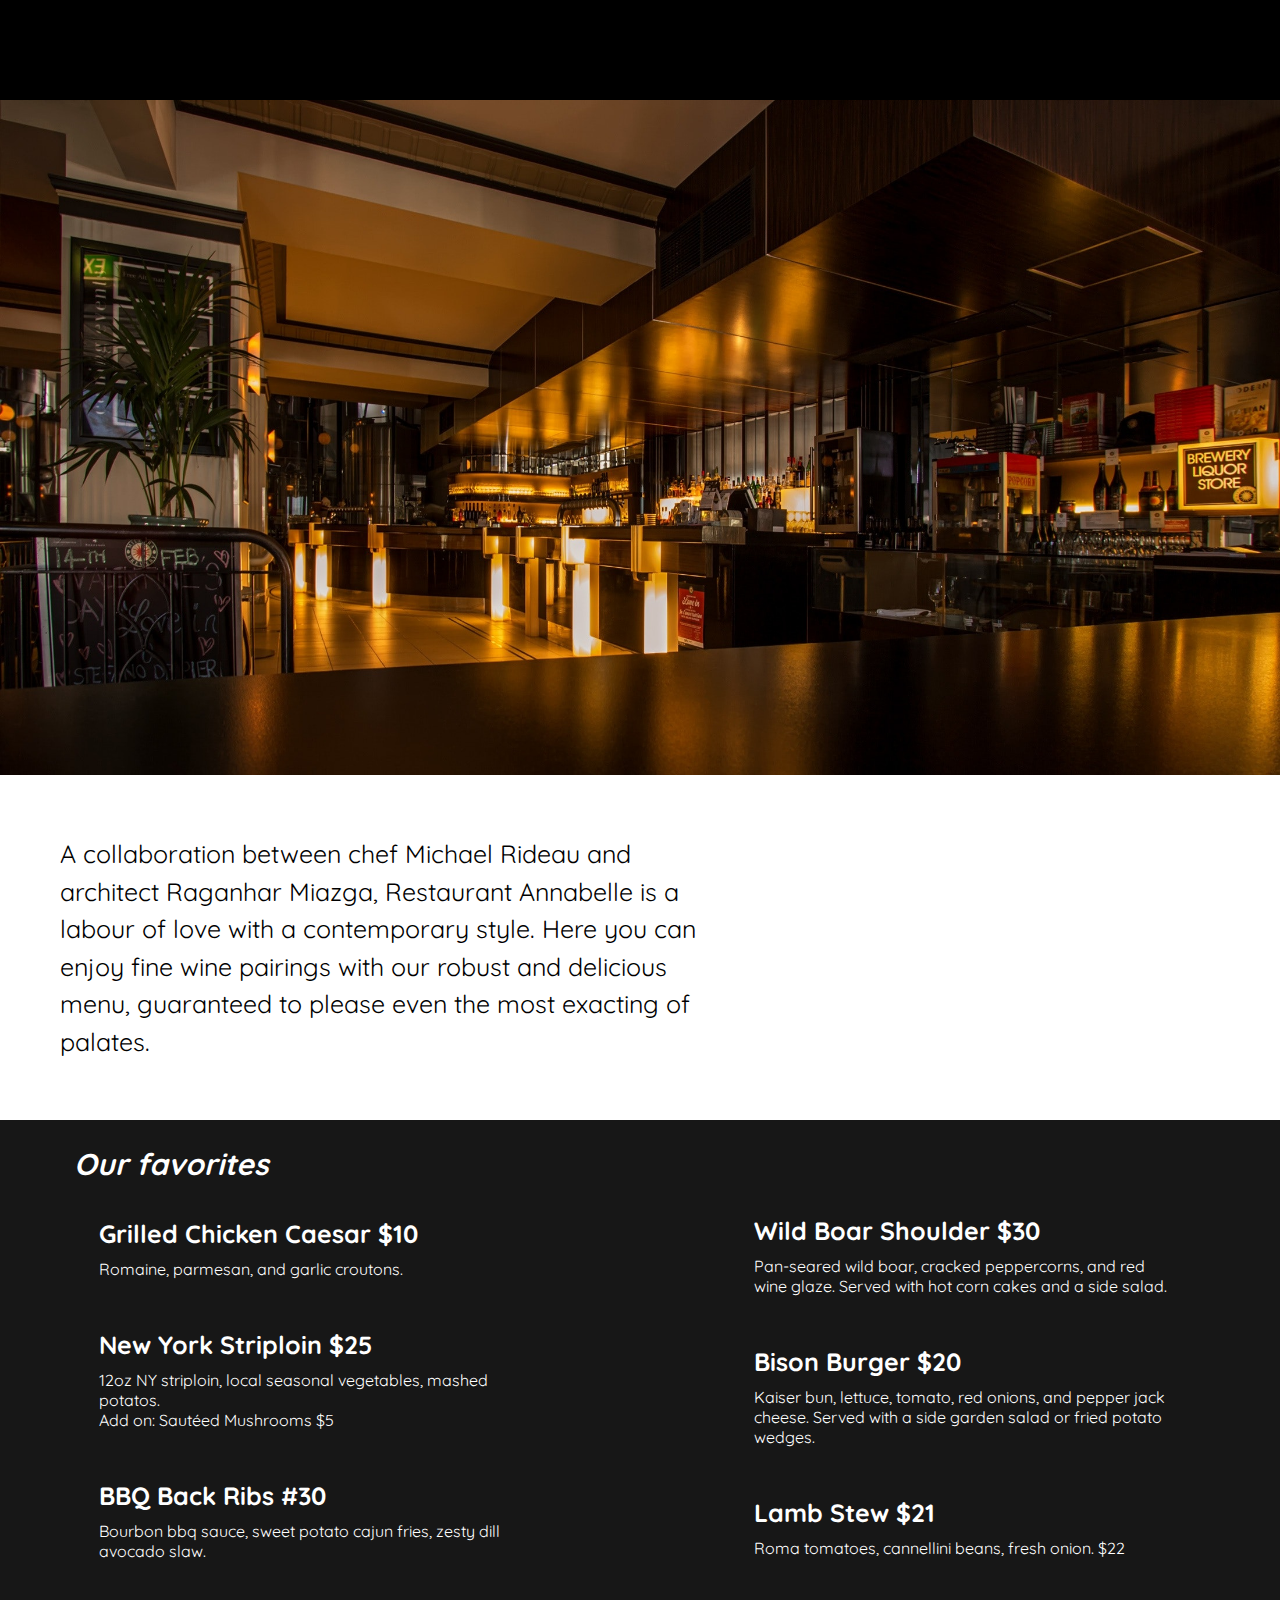
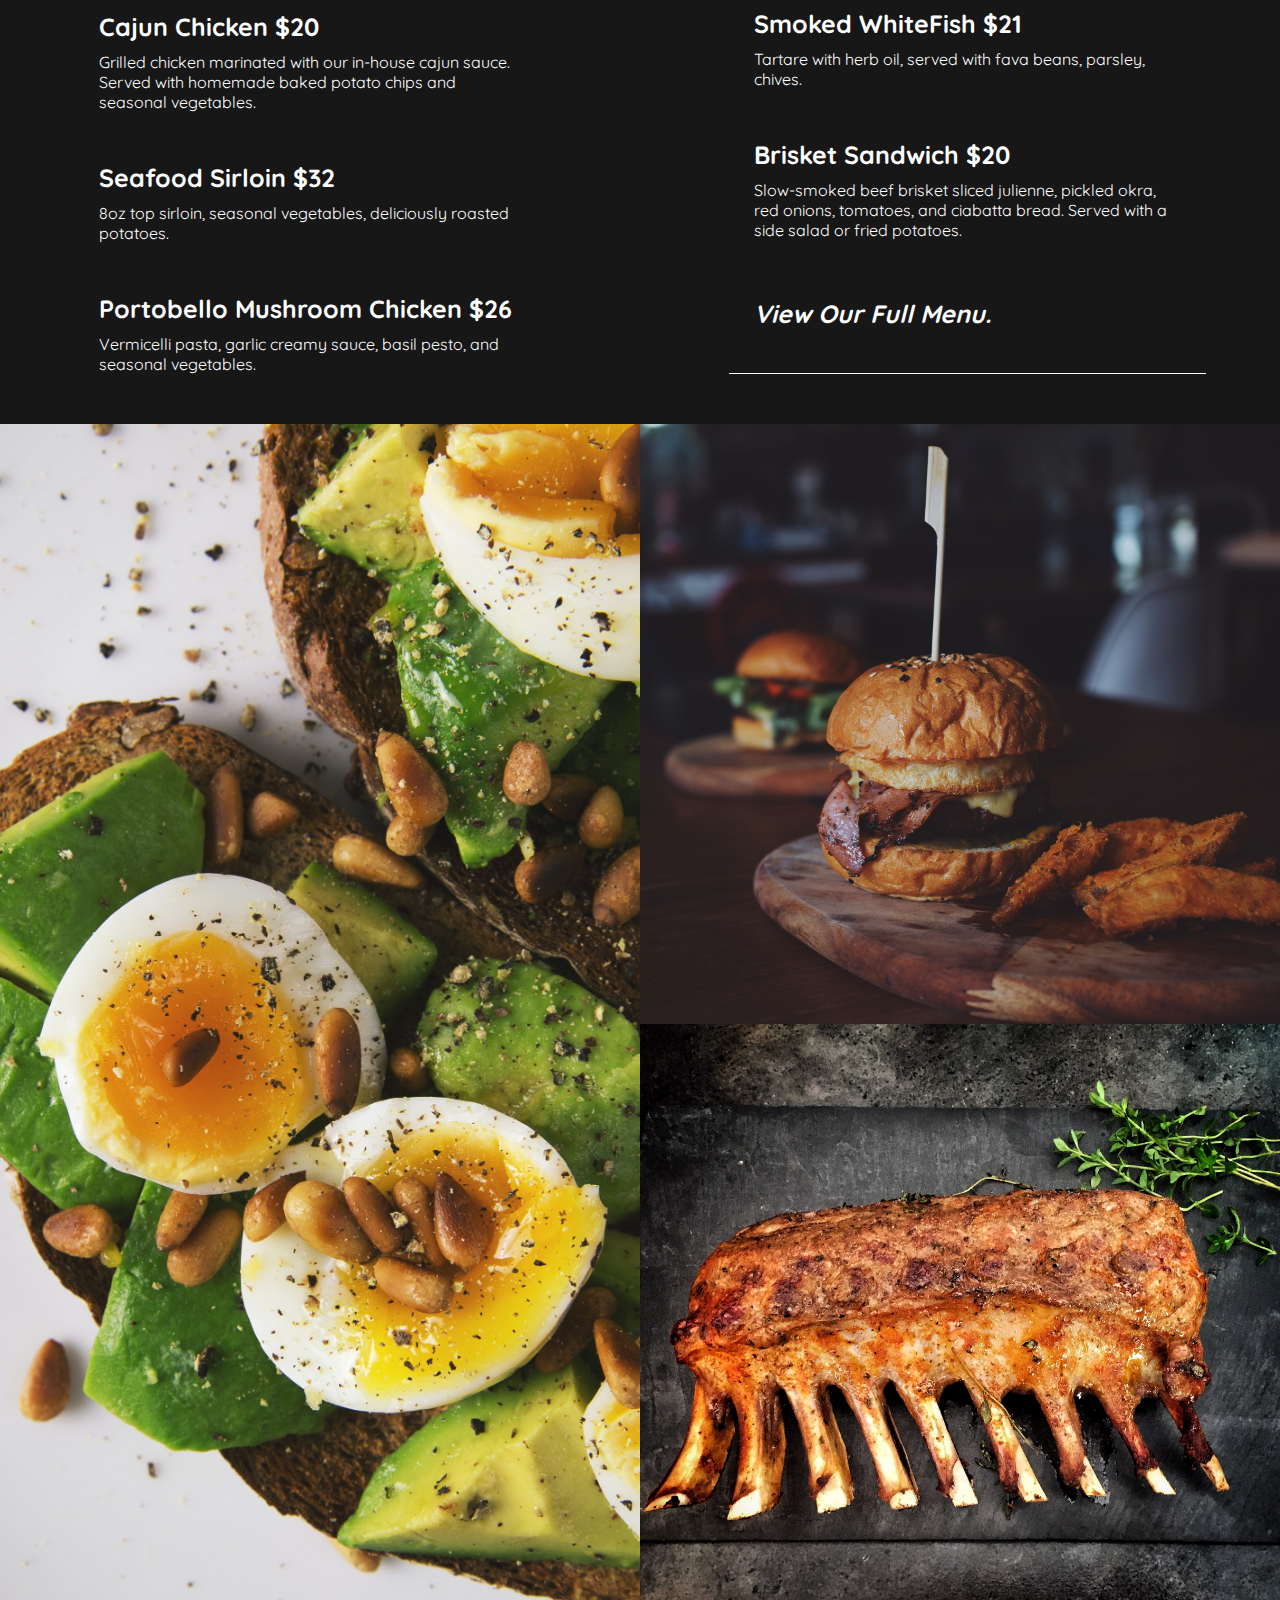
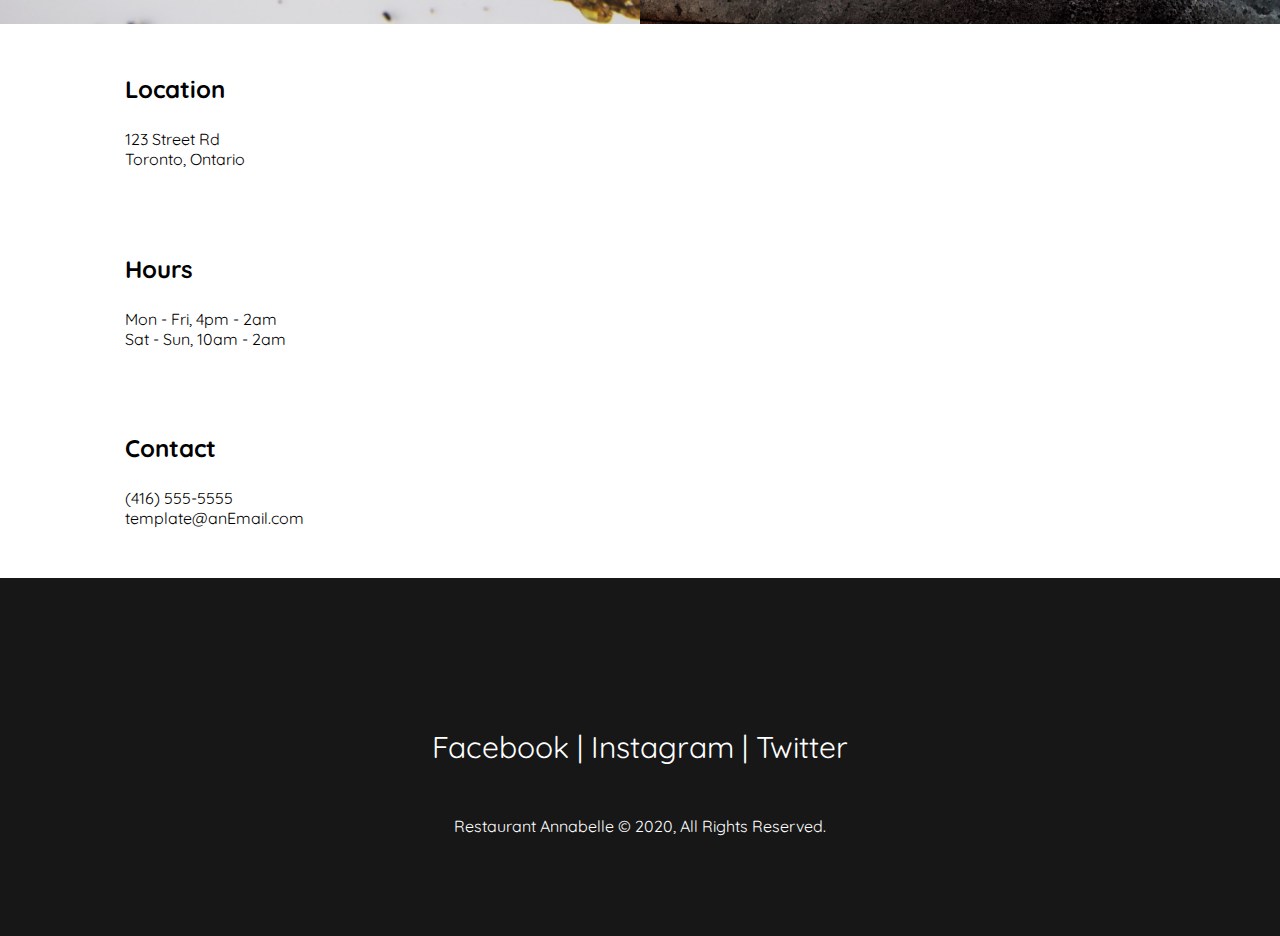
<file: rideoutm.github.io-master/index.html>
<!DOCTYPE html>
<html>
  <head>
    <meta charset="utf-8" />
    <meta name="viewport" content="width=device-width, initial-scale=1" />
    <meta
      name="description"
      content="A website template for a fictitious restaurant"
    />
    <title>Restaurant Annabelle</title>
    <link
      href="https://fonts.googleapis.com/css?family=Open+Sans"
      rel="stylesheet"
    />
    <link
      href="https://fonts.googleapis.com/css?family=Quicksand"
      rel="stylesheet"
    />
    <link rel="stylesheet" href="assets/css/styles.css" />
  </head>
  <body>
    <header>
      <nav class="nav">
        <li><a href="#description">Welcome</a></li>
        <li><a href="#favs">Menu</a></li>
        <li><a href="#Contact">Contact</a></li>
      </nav>
    </header>

    <section class="hero">
      <div
        class="background-image"
        style="background-image: url('assets/main.jpg')"
      ></div>
      <div class="hero-content-area">
        <h1>Restaurant Annabelle</h1>
        <h3></h3>
      </div>
      <a href="reservations.html" class="resBtn">Book A Reservation</a>
    </section>

    <section id="description">
      <div>
        <p>
          A collaboration between chef Michael Rideau and architect Raganhar
          Miazga, Restaurant Annabelle is a labour of love with a contemporary
          style. Here you can enjoy fine wine pairings with our robust and
          delicious menu, guaranteed to please even the most exacting of
          palates.
        </p>
      </div>
    </section>

    <section class="foods">
      <div class="leftFoods">
        <h2 id="favs">Our favorites</h2>
        <div>
          <h2>Grilled Chicken Caesar $10</h2>
          <p>Romaine, parmesan, and garlic croutons.</p>
        </div>
        <div>
          <h2>New York Striploin $25</h2>
          <p>12oz NY striploin, local seasonal vegetables, mashed potatos.</p>
          <p>Add on: Sautéed Mushrooms $5</p>
        </div>
        <div>
          <h2>BBQ Back Ribs #30</h2>
          <p>
            Bourbon bbq sauce, sweet potato cajun fries, zesty dill avocado
            slaw.
          </p>
        </div>
        <div>
          <h2>Cajun Chicken $20</h2>
          <p>
            Grilled chicken marinated with our in-house cajun sauce. Served with
            homemade baked potato chips and seasonal vegetables.
          </p>
        </div>
        <div>
          <h2>Seafood Sirloin $32</h2>
          <p>
            8oz top sirloin, seasonal vegetables, deliciously roasted potatoes.
          </p>
        </div>
        <div>
          <h2>Portobello Mushroom Chicken $26</h2>
          <p>
            Vermicelli pasta, garlic creamy sauce, basil pesto, and seasonal
            vegetables.
          </p>
        </div>
      </div>
      <div class="rightFoods">
        <div>
          <h2>Wild Boar Shoulder $30</h2>
          <p>
            Pan-seared wild boar, cracked peppercorns, and red wine glaze.
            Served with hot corn cakes and a side salad.
          </p>
        </div>
        <div>
          <h2>Bison Burger $20</h2>
          <p>
            Kaiser bun, lettuce, tomato, red onions, and pepper jack cheese.
            Served with a side garden salad or fried potato wedges.
          </p>
        </div>
        <div>
          <h2>Lamb Stew $21</h2>
          <p>Roma tomatoes, cannellini beans, fresh onion. $22</p>
        </div>
        <div>
          <h2>Smoked WhiteFish $21</h2>
          <p>Tartare with herb oil, served with fava beans, parsley, chives.</p>
        </div>
        <div>
          <h2>Brisket Sandwich $20</h2>
          <p>
            Slow-smoked beef brisket sliced julienne, pickled okra, red onions,
            tomatoes, and ciabatta bread. Served with a side salad or fried
            potatoes.
          </p>
        </div>
        <div id="viewFull">
          <h2><a href="#">View Our Full Menu.</a></h2>
        </div>
      </div>
    </section>

    <section class="menu">
      <ul class="grid">
        <li class="large" style="background-image: url(assets/food1.jpg)"></li>
        <li class="small" style="background-image: url(assets/food4.jpg)"></li>
        <li class="small" style="background-image: url(assets/food3.jpg)"></li>
      </ul>
    </section>

    <section class="contact" id="Contact">
      <div class="subContainer">
        <div>
          <h2>Location</h2>
          <p>123 Street Rd</p>
          <p>Toronto, Ontario</p>
        </div>
        <div>
          <h2 id="hours">Hours</h2>
          <p>Mon - Fri, 4pm - 2am</p>
          <p>Sat - Sun, 10am - 2am</p>
        </div>
        <div>
          <h2 id="contact">Contact</h2>
          <p>(416) 555-5555</p>
          <a href="mailto: template@anEmail.com">template@anEmail.com</a>
        </div>
      </div>
      <div class="map">
        <iframe
          src="https://www.google.com/maps/embed?pb=!1m18!1m12!1m3!1d184551.8085843838!2d-79.51814049442575!3d43.71840381067178!2m3!1f0!2f0!3f0!3m2!1i1024!2i768!4f13.1!3m3!1m2!1s0x89d4cb90d7c63ba5%3A0x323555502ab4c477!2sToronto%2C%20ON!5e0!3m2!1sen!2sca!4v1587156093306!5m2!1sen!2sca"
          width="600"
          height="450"
          frameborder="0"
          style="border: 0"
          allowfullscreen=""
          aria-hidden="false"
          tabindex="0"
        ></iframe>
      </div>
    </section>

    <footer id="mainFooter">
      <div class="social">
        <a href="#">Facebook</a> | <a href="#">Instagram</a> |
        <a href="#">Twitter</a>
      </div>
      <p>Restaurant Annabelle &copy; 2020, All Rights Reserved.</p>
    </footer>
  </body>
</html>
</file>
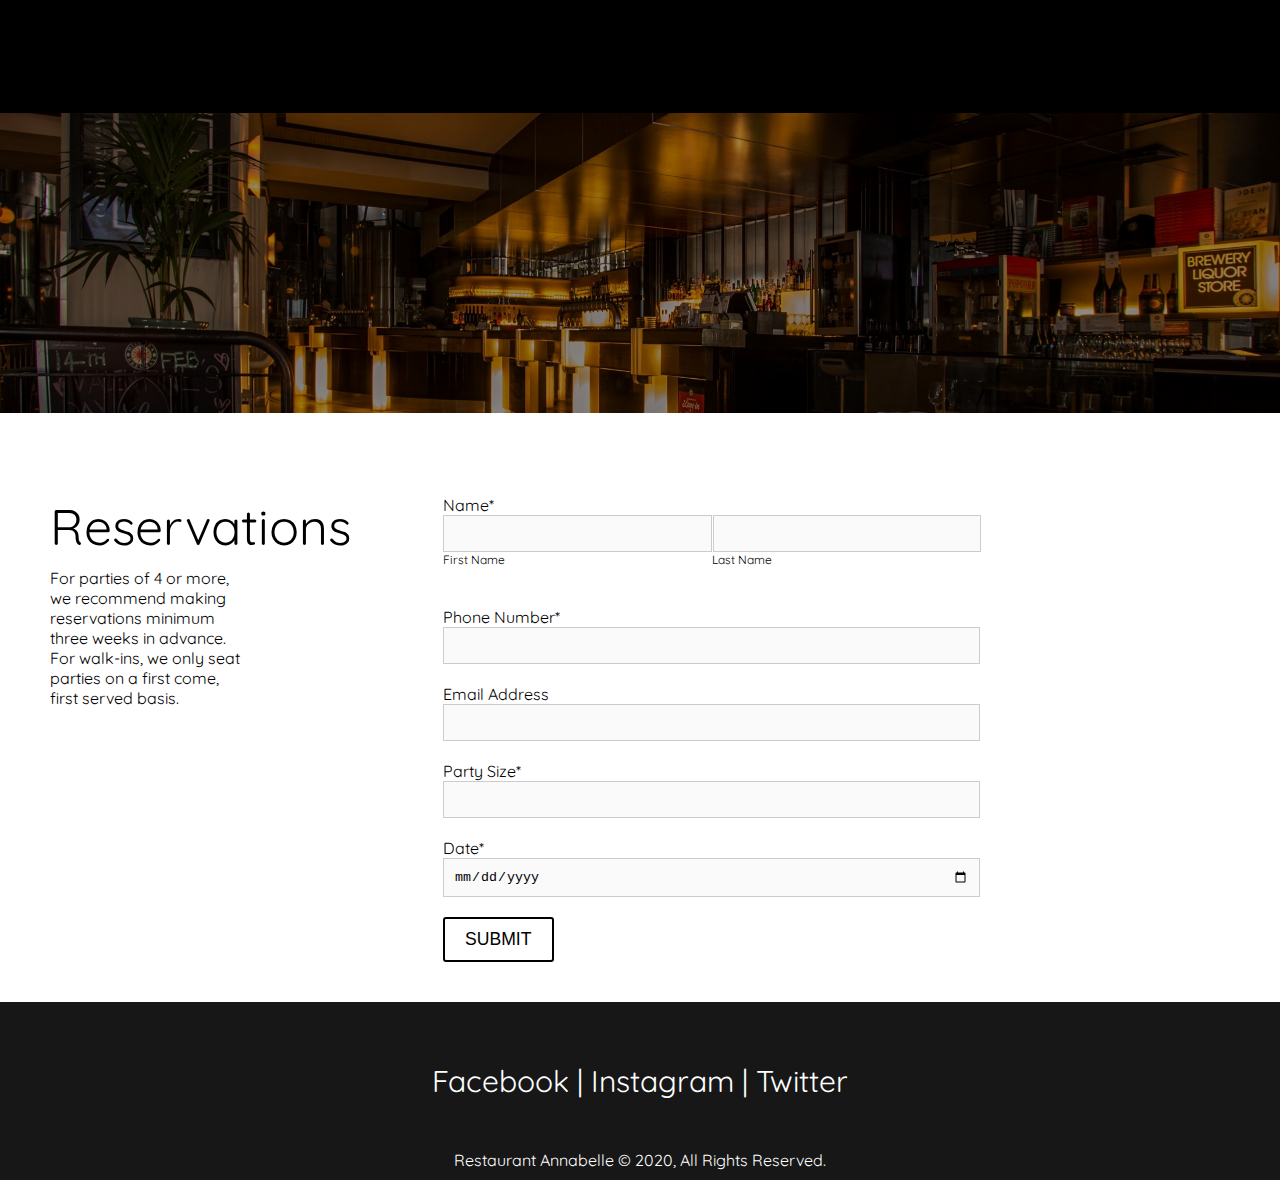
<file: rideoutm.github.io-master/reservations.html>
<!DOCTYPE html>
<html>
<head>
  <meta charset="utf-8">
  <meta name="viewport" content="width=device-width, initial-scale=1">
  <meta name="description" content="derp derp derp">
  <title>Restaurant Annabelle | Reservations</title>
  <link href="https://fonts.googleapis.com/css?family=Open+Sans" rel="stylesheet">
  <link href="https://fonts.googleapis.com/css?family=Quicksand" rel="stylesheet">
  <link rel="stylesheet" href="assets/css/aboutStyles.css">

</head>
<body>
  <header id="welcome">    
    <nav>
      <li><a href="index.html#welcome">Welcome</a></li>
      <li><a href="index.html#favs">Menu</a></li>
      <li><a href="index.html#Contact">Contact</a></li>
    </nav>
  </header>

  <section class="hero">
    <div class="background-image" style="background-image: url('assets/main.jpg'); "></div>
    <div class="hero-content-area">

      <h1>Restaurant Annabelle</h1>
      <h3></h3>
    </div>
     
  </section> 
 
  <section class="reservation">
    <div id="reservationTitle">
      <p>Reservations</p>
      <div id="reservSubText">
        <p>For parties of 4 or more, we recommend making reservations minimum three weeks in advance. 
          For walk-ins, we only seat parties on a first come, first served basis.</p>
      </div>
    </div>
    <div id="reservationForm">
      <form action="">
        <div class="firstLastContainer">          
            <div class="formInline first">
              <legend>Name*</legend>
              <label class="formLabels" for="firstName">
                <input id="firstName" type="text" required>
                <p>First Name</p>
              </label>
            </div>
            <div class="formInline last">
              <legend id="hidden">Last Name </legend>
                <label class="formLabels" for="lastName">
                  <input id="lastNAME" type="text" required>
                  <p>Last Name</p>
                </label>    
            </div> 
          </div>      
        <div class="maxLength">
          <legend>Phone Number*</legend>
          <label class="formLabels" for="phone" required>
            <input type="tel">
          </label>
        </div>
        <div class="maxLength">
          <legend>Email Address</legend>
          <label class="formLabels" for="email">
            <input id="email" type="email">
          </label>          
        </div>
        <div class="maxLength">
          <legend>Party Size*</legend>
          <label class="formLabels" for="">
            <input type="number" required>
          </label>
        </div>
        <div class="maxLength">
          <legend>Date*</legend>
          <label class="formLabels" for="date">
            <input id="dateAttending" type="date" required>
          </label>
        </div>
        
        <div id="submit">
          <input type="submit" value="SUBMIT">
        </div>          
      </form>
    </div>    
  </section>

  <footer id="mainFooter">
    <div class="social"><a href="#">Facebook</a> | <a href="#">Instagram</a> | <a href="#">Twitter</a> </div>
    <p>Restaurant Annabelle &copy 2020, All Rights Reserved.</p>

  </footer>
</body>
</html>
</file>
<file: rideoutm.github.io-master/assets/css/styles.css>
/*General Styles*/

* {
  margin: 0;
  padding: 0;
  box-sizing: border-box;
}

html {
  font: normal 16px "quicksand", sans-serif;
}

ul,
nav {
  list-style: none;
  font-size: 24px;
}

nav a {
  padding: 5px;
}
nav a:hover {
  border-bottom: 1px solid #dddddd;
}

a {
  text-decoration: none;
  color: #fff;
}

a:hover {
  color: #dddddd;
}

.background-image {
  width: 100%;
  display: flex;
  flex-wrap: wrap;
  justify-content: center;
}

section h3.title {
  text-transform: capitalize;
  font: bold 32px "Open Sans", sans-serif;
  margin-bottom: 30px;
  text-align: center;
}

/*Header Styles*/

header {
  position: sticky;
  width: 100%;
  display: flex;
  justify-content: flex-end;
  align-items: center;
  padding: 35px 100px;
  color: #fff;
  z-index: 2;
  font-size: 20px;
  background: #000;
}

header nav {
  opacity: 0;
  animation: 1s fadein 1s forwards;
}

@keyframes fadein {
  0% {
    opacity: 0;
  }
  100% {
    opacity: 1;
  }
}

header h2 {
  font-family: "Quicksand", sans-serif;
}

header nav {
  display: flex;
  margin-right: -15px;
}

header nav li {
  margin: 0 15px;
}

#description {
  display: flex;
  font-family: "quicksand";
  font-size: 25px;
  line-height: 1.5em;
  width: 60%;
  padding: 60px;
}

#description a {
  color: #fff;
}

/*Hero Styles*/

.hero {
  display: flex;
  flex-direction: column;
  position: relative;
  justify-content: center;
  text-align: center;
  min-height: 75vh;
  color: #fff;
  align-items: center;
}

.hero .background-image {
  position: absolute;
  top: 0;
  left: 0;
  width: 100%;
  height: 100%;
  background-size: cover;
  z-index: -1;
  background-color: #000;
}

.hero h1 {
  font: bold 60px "Open Sans", sans-serif;
  margin-bottom: 15px;
}

.hero h3 {
  font: normal 28px "Open Sans", sans-serif;
  margin-bottom: 40px;
}

.hero a.resBtn {
  padding: 20px 46px;
  font-family: quicksand, sans-serif;
}
a.resBtn {
  font-size: 20px;
  border-radius: 4px;
  text-transform: uppercase;
  text-align: center;
  background-color: #171717;
  animation: 1s slide 0.5s forwards;
  opacity: 0;
}

.hero a.resBtn:hover {
  background: #353535;
  transition: 0.5s ease-in;
}

.hero-content-area {
  opacity: 0;
  padding-top: 50px;
  margin-bottom: 50px;
  animation: 1s slidefade 1s forwards;
}

@keyframes slidefade {
  100% {
    opacity: 1;
    margin: 0;
  }
}

@keyframes slide {
  100% {
    opacity: 1;
  }
}

.foods {
  display: flex;
  flex-direction: row;
  justify-content: space-around;
  font-family: quicksand;
  background: #171717;
  color: #fff;
}
.foods div {
  padding: 25px;
}
.foods #favs {
  padding-left: -90px;
  font-style: italic;
  font-size: 30px;
}
.foods .leftFoods {
  padding-left: 10px;
  width: 40%;
}
.foods .rightFoods {
  padding-right: 10px;
  width: 40%;
}

.rightFoods div:nth-child(1) {
  padding-top: 70px;
}

.foods h2 {
  font-size: 25px;
  padding-bottom: 10px;
}
#viewFull {
  font-style: italic;
  line-height: 3em;
  border-bottom: 1px solid white;
  /* animation-name: viewFull;    <---- Add slower transition to the View Full Link
	animation-duration: 1s;
	animation-direction: forwards;
	*/
}
/* @keyframes viewFull
{
	100% #viewFull .a{}
} */

/* Menu */
.grid {
  height: 1200px;
  display: flex;
  flex-direction: column;
  flex-wrap: wrap;
}
.grid li:hover {
  opacity: 0.9;
}

.grid li {
  height: 100%;
  padding: 0px;
  background-clip: content-box;
  background-size: cover;
  background-position: center;
}

.menu .grid li.small {
  flex-basis: 50%;
}

.menu .grid li.large {
  flex-basis: 100%;
}
.contact {
  display: flex;
  flex-direction: row;
  justify-content: space-around;
  padding: 50px 0 50px 0;
}
.contact h2 {
  padding-bottom: 25px;
}
.contact p,
.contact a {
  color: #000;
}
.contact a:hover {
  color: #dddddd;
}
.contact #hours,
.contact #contact {
  padding-top: 25px;
}
.social {
  font-size: 30px;
  padding: 50px 0;
}
.subContainer {
  display: flex;
  flex-direction: column;
  justify-content: space-between;
}
.map iframe {
  max-width: 100%;
}

/* Reservations */

.reservation {
  display: flex;
  flex-direction: row;
  width: 100%;
  justify-content: space-between;
  align-items: center;
}
#reservationForm {
  width: 50%;
}
#reservationForm input {
  padding: 5px;
  background: #fafafa;
  border: 1px solid #ccc;
}
#reservationForm input:focus {
  background: #fff;
}
.formLabels {
  font-size: 18px;
  font-family: "quicksand";
  padding: 10px;
}

#reservationTitle {
  font-size: 50px;
  text-align: center;
  width: 50%;
  font-family: "quicksand";
}

/* Footer */
#mainFooter {
  background: #171717;
  padding: 100px 0;
  text-align: center;
  color: #fff;
}

/* Need to add media query for 906px */
@media (max-width: 940px) {
  #description {
    width: 100%;
  }
  .foods .leftFoods {
    padding-left: 10px;
    width: 50%;
  }
  .foods .rightFoods {
    padding-right: 10px;
    width: 50%;
  }

  .rightFoods div:nth-child(1) {
    padding-top: 25px;
  }
  .grid {
    flex-wrap: nowrap;
  }
  .menu .grid li.large {
    flex-basis: 50%;
  }
  .subContainer {
    padding-bottom: 50px;
  }
}

@media (max-width: 630px) {
  header {
    flex-direction: column;
    align-items: center;
    justify-content: center;
    line-height: 50px;
  }
  #Gastro {
    display: none;
  }
  .reservation {
    display: flex;
    flex-direction: column;
    align-items: center;
  }
  #description {
    width: 100%;
    font-size: 16px;
  }
  .foods {
    flex-direction: column;
    justify-content: space-between;
  }
  .foods #favs {
    font-size: 30px;
  }
  .foods .leftFoods,
  .foods .rightFoods {
    width: 100%;
  }
  .foods .leftFoods {
    padding-bottom: 0;
  }
  .foods .rightFoods {
    padding-top: 10px;
    padding-left: 10px;
  }
  .rightFoods div:nth-child(1) {
    padding-top: 25px;
  }

  .foods .leftFoods h2,
  .foods .rightFoods h2 {
    font-size: 20px;
  }
  .foods #viewFull {
    letter-spacing: 0.5em;
  }
  .contact {
    flex-direction: column;
    justify-content: space-betwen;
    align-items: center;
  }
}
</file>
<file: rideoutm.github.io-master/assets/css/aboutStyles.css>
/*General Styles*/

* {
  margin: 0;
  padding: 0;
  box-sizing: border-box;
}

html {
  font: normal 16px "quicksand", sans-serif;
}

ul,
nav {
  list-style: none;
}
nav a:hover {
  border-bottom: 1px solid #dddddd;
}

a {
  text-decoration: none;
  color: #fff;
}

a:hover {
  color: #dddddd;
}

.background-image {
  width: 100%;
  display: flex;
  flex-wrap: wrap;
  justify-content: center;
}

section h3.title {
  text-transform: capitalize;
  font: bold 32px "Open Sans", sans-serif;
  margin-bottom: 30px;
  text-align: center;
}

/*Header Styles*/

header {
  /* position: absolute; */
  width: 100%;
  display: flex;
  justify-content: flex-end;
  align-items: center;
  padding: 35px 100px;
  /* animation: 1s fadein 1s forwards; */
  /* opacity: 0; */
  color: #fff;
  /* z-index: 2; */
  font-size: 20px;
  background: #000;
}

header nav {
  opacity: 0;
  animation: 1s fadein 1s forwards;
}

/* @keyframes fadein {
  0% {
    opacity: 0;
  }
  100% {
    opacity: 1;
  }
} */

.background-image::after {
  position: absolute;
  content: "";
  background: #000;
  height: 100%;
  width: 100%;
  opacity: 0.4;
  margin-bottom: 50px;
}

@keyframes fadein {
  0% {
    opacity: 0;
  }
  100% {
    opacity: 1;
  }
}

header h2 {
  font-family: "Quicksand", sans-serif;
}

header nav {
  display: flex;
  margin-right: -15px;
  font-size: 34px;
}

header nav li {
  margin: 0 15px;
}

#description {
  display: flex;
  font-family: "quicksand";
  font-size: 25px;
  line-height: 1.5em;
  width: 60%;
  padding: 60px;
}

#description a {
  color: #fff;
}

/*Hero Styles*/

.hero {
  display: flex;
  flex-direction: column;
  position: relative;
  justify-content: center;
  text-align: center;
  max-height: 100vh;
  color: #fff;
  align-items: center;
}

.hero .background-image {
  position: absolute;
  top: 0;
  left: 0;
  width: 100%;
  height: 300px;
  background-size: cover;
  z-index: -1;
  background-color: #000;
  background-position: center center;
  margin-bottom: 60px;
}

.hero h1 {
  font: bold 60px "Open Sans", sans-serif;
  margin-bottom: 15px;
}

.hero h3 {
  font: normal 28px "Open Sans", sans-serif;
  margin-bottom: 40px;
}

.hero a.resBtn {
  padding: 20px 46px;
  font-family: quicksand, sans-serif;
}
a.resBtn {
  font-size: 20px;
  border-radius: 4px;
  text-transform: uppercase;
  text-align: center;
  background-color: #171717;
  animation: 1s slide 0.5s forwards;
  opacity: 0;
}

.hero a.resBtn:hover {
  background: #353535;
  transition: 0.5s ease-in;
}

.hero-content-area {
  opacity: 0;
  padding-top: 100px;
  margin-bottom: 50px;
  animation: 1s slidefade 1s forwards;
}

@keyframes slidefade {
  100% {
    opacity: 1;
    margin: 0;
  }
}

@keyframes slide {
  100% {
    opacity: 1;
  }
}

.foods {
  display: flex;
  flex-direction: row;
  justify-content: space-around;
  font-family: quicksand;
  background: #171717;
  color: #fff;
}
.foods div {
  padding: 25px;
}
.foods #favs {
  padding-left: -90px;
  font-style: italic;
  font-size: 30px;
}
.foods .leftFoods {
  padding-left: 150px;
  width: 40%;
}
.foods .rightFoods {
  padding-right: 150px;
  width: 40%;
}

.foods h2 {
  font-size: 25px;
  padding-bottom: 10px;
}
#viewFull {
  font-style: italic;
  line-height: 3em;
  border-bottom: 1px solid white;
  /* animation-name: viewFull;    <---- Add slower transition to the View Full Link
	animation-duration: 1s;
	animation-direction: forwards;
	*/
}
/* @keyframes viewFull
{
	100% #viewFull .a{}
} */

/* Menu */
.grid {
  height: 1200px;
  display: flex;
  flex-direction: column;
  flex-wrap: wrap;
}
.grid li:hover {
  opacity: 0.9;
}

.grid li {
  height: 100%;
  padding: 0px;
  background-clip: content-box;
  background-size: cover;
  background-position: center;
}

.menu .grid li.small {
  flex-basis: 50%;
}

.menu .grid li.large {
  flex-basis: 100%;
}
.contact {
  display: flex;
  flex-direction: row;
  justify-content: space-around;
  padding: 50px 0 50px 0;
}
.contact h2 {
  padding-bottom: 25px;
}
.contact p,
.contact a {
  color: #000;
}
.contact a:hover {
  color: #dddddd;
}
.contact #hours,
.contact #contact {
  padding-top: 25px;
}
.social {
  font-size: 30px;
  padding: 50px 0;
}
.subContainer {
  display: flex;
  flex-direction: column;
  justify-content: space-between;
}
.map iframe {
  max-width: 100%;
}

/* Reservations */

.reservation {
  display: flex;
  flex-direction: row;
  width: 100%;
  justify-content: space-between;
  align-items: flex-start;
  margin-top: 50px;
}
.firstLastContainer {
  display: flex;
}
.firstLastContainer .first {
  width: 50%;
}
.firstLastContainer .first input {
  width: 100%;
  margin-right: 0.5%;
}
.firstLastContainer .last {
  width: 50%;
}
.firstLastContainer .last input {
  width: 100%;
  margin-left: 0.5%;
}

#reservationForm {
  width: 60%;
  margin: 1.25rem 18.75rem 1.25rem 4.375rem;
}
#reservationForm input {
  padding: 10px;
  background: #fafafa;
  border: 1px solid #ccc;
}

#reservationForm div {
  margin: 20px 0;
}

#reservationForm input:focus {
  background: #fff;
}
.formLabels {
  font-size: 18px;
  font-family: "quicksand";
}

.maxLength input {
  width: 100%;
}
#hidden {
  visibility: hidden;
}
form p {
  font-size: 12px;
}

#reservationTitle {
  font-size: 3.125rem;
  width: 40%;
  padding-top: 60px;
  padding-left: 50px;
  font-family: "quicksand";
}
#reservSubText {
  width: 60%;
}
#reservationTitle #reservSubText p {
  font-size: 1rem;
  padding-top: 10px;
}

#submit input {
  padding: 10px 20px;
  background: #fff;
  border: 2px solid black;
  border-radius: 3px;
  font-size: 1.1rem;
}
#submit input:hover {
  background: black;
  color: #fff;
  font-weight: normal;
  transition: 0.15s ease-in;
}

/* Footer */
#mainFooter {
  background: #171717;
  padding: 10px 0;
  text-align: center;
  color: #fff;
}

@media (max-width: 1200px) {
  #reservSubText {
    width: 100%;
  }
  #reservationTitle {
    font-size: 3.125rem;
    width: 60%;
    padding-top: 60px;
    padding-left: 0;
    margin: 0 1rem;
    font-family: "quicksand";
  }
  #reservationForm {
    width: 80%;
    margin: 1.25rem 1rem 1.25rem 1rem;
  }
}

@media (max-width: 1100px) {
}

/* Need to add media query for 906px */
@media (max-width: 940px) {
  .reservation {
    display: flex;
    flex-direction: column;
    width: 100%;
    justify-content: center;
    align-items: center;
  }
  #description {
    width: 100%;
  }
  .foods .leftFoods {
    padding-left: 10px;
    width: 50%;
  }
  .foods .rightFoods {
    padding-right: 10px;
    width: 50%;
  }
  .grid {
    flex-wrap: nowrap;
  }
  .menu .grid li.large {
    flex-basis: 50%;
  }
  .subContainer {
    padding-bottom: 50px;
  }
}

@media (max-width: 630px) {
  header {
    flex-direction: column;
    align-items: center;
    justify-content: center;
    line-height: 50px;
  }
  #Gastro {
    display: none;
  }
  .reservation {
    display: flex;
    flex-direction: column;
    align-items: center;
  }
  #description {
    width: 100%;
    font-size: 16px;
  }
  .foods {
    flex-direction: column;
    justify-content: space-between;
  }
  .foods #favs {
    font-size: 30px;
  }
  .foods .leftFoods,
  .foods .rightFoods {
    width: 100%;
  }
  .foods .leftFoods {
    padding-bottom: 0;
  }
  .foods .rightFoods {
    padding-top: 10px;
    padding-left: 10px;
  }

  .foods .leftFoods h2,
  .foods .rightFoods h2 {
    font-size: 20px;
  }
  .foods #viewFull {
    letter-spacing: 0.5em;
  }
  .contact {
    flex-direction: column;
    justify-content: space-betwen;
    align-items: center;
  }
}

@media (max-width: 400px) {
  .foods #viewFull {
    letter-spacing: 0.2em;
    font-size: 15px;
  }
  #reservationTitle p:first-child {
    font-size: 40px;
    text-align: center;
  }
  #reservationTitle #reservSubText p {
    text-align: left;
  }
}
</file>
